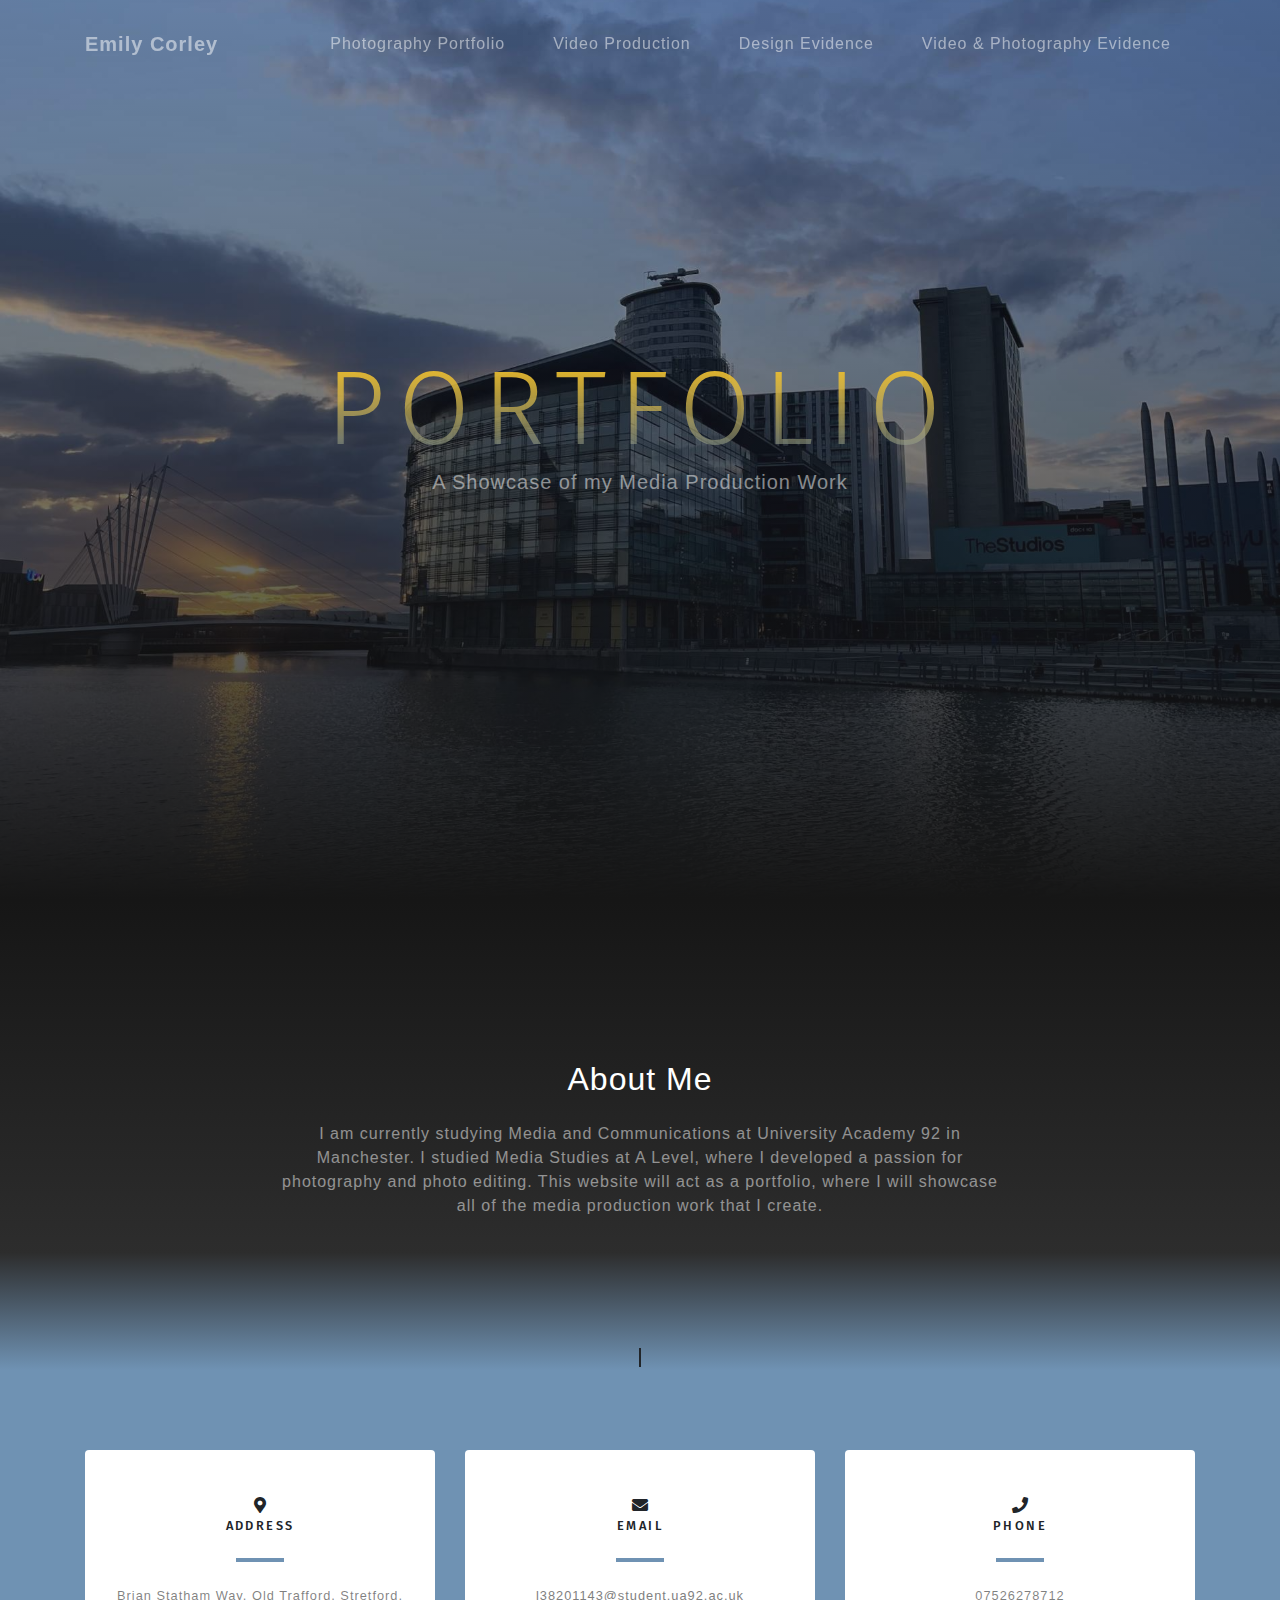
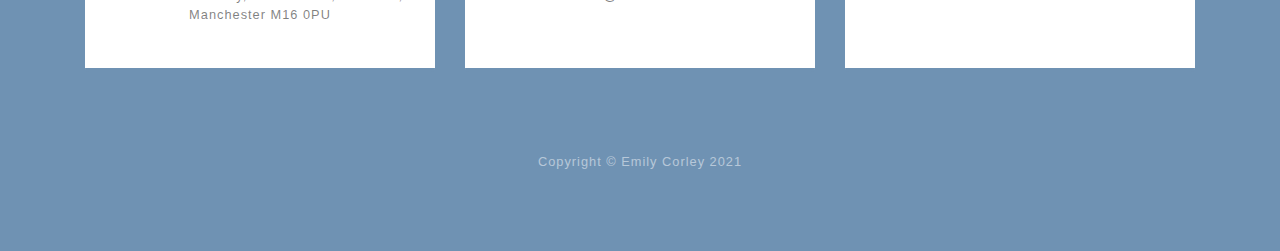
<file: index.html>
<!DOCTYPE html>
<html lang="en">

<head>

  <meta charset="utf-8">
  <meta name="viewport" content="width=device-width, initial-scale=1, shrink-to-fit=no">
  <meta name="description" content="">
  <meta name="author" content="">

  <title>Home Page - Emily Corley</title>

  <!-- Bootstrap core CSS -->
  <link href="vendor/bootstrap/css/bootstrap.min.css" rel="stylesheet">

  <!-- Custom fonts for this template -->
  <link href="vendor/fontawesome-free/css/all.min.css" rel="stylesheet">
  <link href="https://fonts.googleapis.com/css?family=Varela+Round" rel="stylesheet">
  <link href="https://fonts.googleapis.com/css?family=Nunito:200,200i,300,300i,400,400i,600,600i,700,700i,800,800i,900,900i" rel="stylesheet">
<link href="https://fonts.googleapis.com/css2?family=Fira+Sans&display=swap" rel="stylesheet">

  <!-- Custom styles for this template -->
  <link href="css/grayscale.css" rel="stylesheet">

</head>

<body id="page-top">

  <!-- Navigation -->
  <nav class="navbar navbar-expand-lg navbar-light fixed-top" id="mainNav">
    <div class="container">
      <a class="navbar-brand" href="index.html">Emily Corley</a>
      <button class="navbar-toggler navbar-toggler-right" type="button" data-toggle="collapse" data-target="#navbarResponsive" aria-controls="navbarResponsive" aria-expanded="false" aria-label="Toggle navigation">
        Menu
        <i class="fas fa-bars"></i>
      </button>
      <div class="collapse navbar-collapse" id="navbarResponsive">
        <ul class="navbar-nav ml-auto">
          <li class="nav-item">
            <a class="nav-link" href="photography-portfolio.html">Photography Portfolio</a>
          </li>
          <li class="nav-item">
            <a class="nav-link" href="video-production.html">Video Production</a>
          </li>
          <li class="nav-item">
            <a class="nav-link" href="design-evidence.html">Design Evidence</a>
          </li>
          <li class="nav-item">
            <a class="nav-link" href="video-photography-evidence.html">Video & Photography Evidence</a>
          </li>
        </ul>
      </div>
    </div>
  </nav>

  <!-- Header -->
  <header class="masthead">
    <div class="container d-flex h-100 align-items-center">
      <div class="mx-auto text-center">
        <h1 class="mx-auto my-0 text-uppercase">Portfolio</h1>
        <h2 class="text-white-50 mx-auto mt-2 mb-5">A Showcase of my Media Production Work</h2>
      </div>
    </div>
  </header>

  <!-- About Section -->
  <section id="about" class="about-section text-center">
    <div class="container">
      <div class="row">
        <div class="col-lg-8 mx-auto">
          <h2 class="text-white mb-4">About Me</h2>
          <p class="text-white-50">I am currently studying Media and Communications at University Academy 92 in Manchester. I studied Media Studies at A Level, where I developed a passion for photography and photo editing. This website will act as a portfolio, where I will showcase all of the media production work that I create. </p>
        </div>
      </div>

    <div class="container mt-5">
      <object data="https://www.openstreetmap.org/export/embed.html?bbox=-2.2910678386688237%2C53.45626268016216%2C-2.279094457626343%2C53.46010828541278&amp;layer=mapnik&amp;marker=53.458185526323135%2C-2.285081148147583
" border="1" width="100%" height="350">
</object>
</div>
    </div>
  </section>


  <!-- Contact Section -->
  <section class="contact-section bg-black">
    <div class="container">

      <div class="row">

        <div class="col-md-4 mb-3 mb-md-0">
          <div class="card py-4 h-100">
            <div class="card-body text-center">
              <i class="fas fa-map-marker-alt"></i>
              <h4 class="text-uppercase m-0">Address</h4>
              <hr class="my-4">
              <div class="small text-black-50">Brian Statham Way, Old Trafford, Stretford, Manchester M16 0PU</div>
            </div>
          </div>
        </div>

        <div class="col-md-4 mb-3 mb-md-0">
          <div class="card py-4 h-100">
            <div class="card-body text-center">
              <i class="fas fa-envelope"></i>
              <h4 class="text-uppercase m-0">Email</h4>
              <hr class="my-4">
              <div class="small text-black-50">
                <a href="#">l38201143@student.ua92.ac.uk</a>
              </div>
            </div>
          </div>
        </div>

        <div class="col-md-4 mb-3 mb-md-0">
          <div class="card py-4 h-100">
            <div class="card-body text-center">
              <i class="fas fa-phone"></i>
              <h4 class="text-uppercase m-0">Phone</h4>
              <hr class="my-4">
              <div class="small text-black-50">07526278712</div>
            </div>
          </div>
        </div>
      </div>


      </div>

    </div>
  </section>

  <!-- Footer -->
  <footer class="bg-black small text-center text-white-50">
    <div class="container">
      Copyright &copy; Emily Corley 2021
    </div>
  </footer>

  <!-- Bootstrap core JavaScript -->
  <script src="vendor/jquery/jquery.min.js"></script>
  <script src="vendor/bootstrap/js/bootstrap.bundle.min.js"></script>

  <!-- Plugin JavaScript -->
  <script src="vendor/jquery-easing/jquery.easing.min.js"></script>

  <!-- Custom scripts for this template -->
  <script src="js/grayscale.min.js"></script>

</body>

</html>
</file>
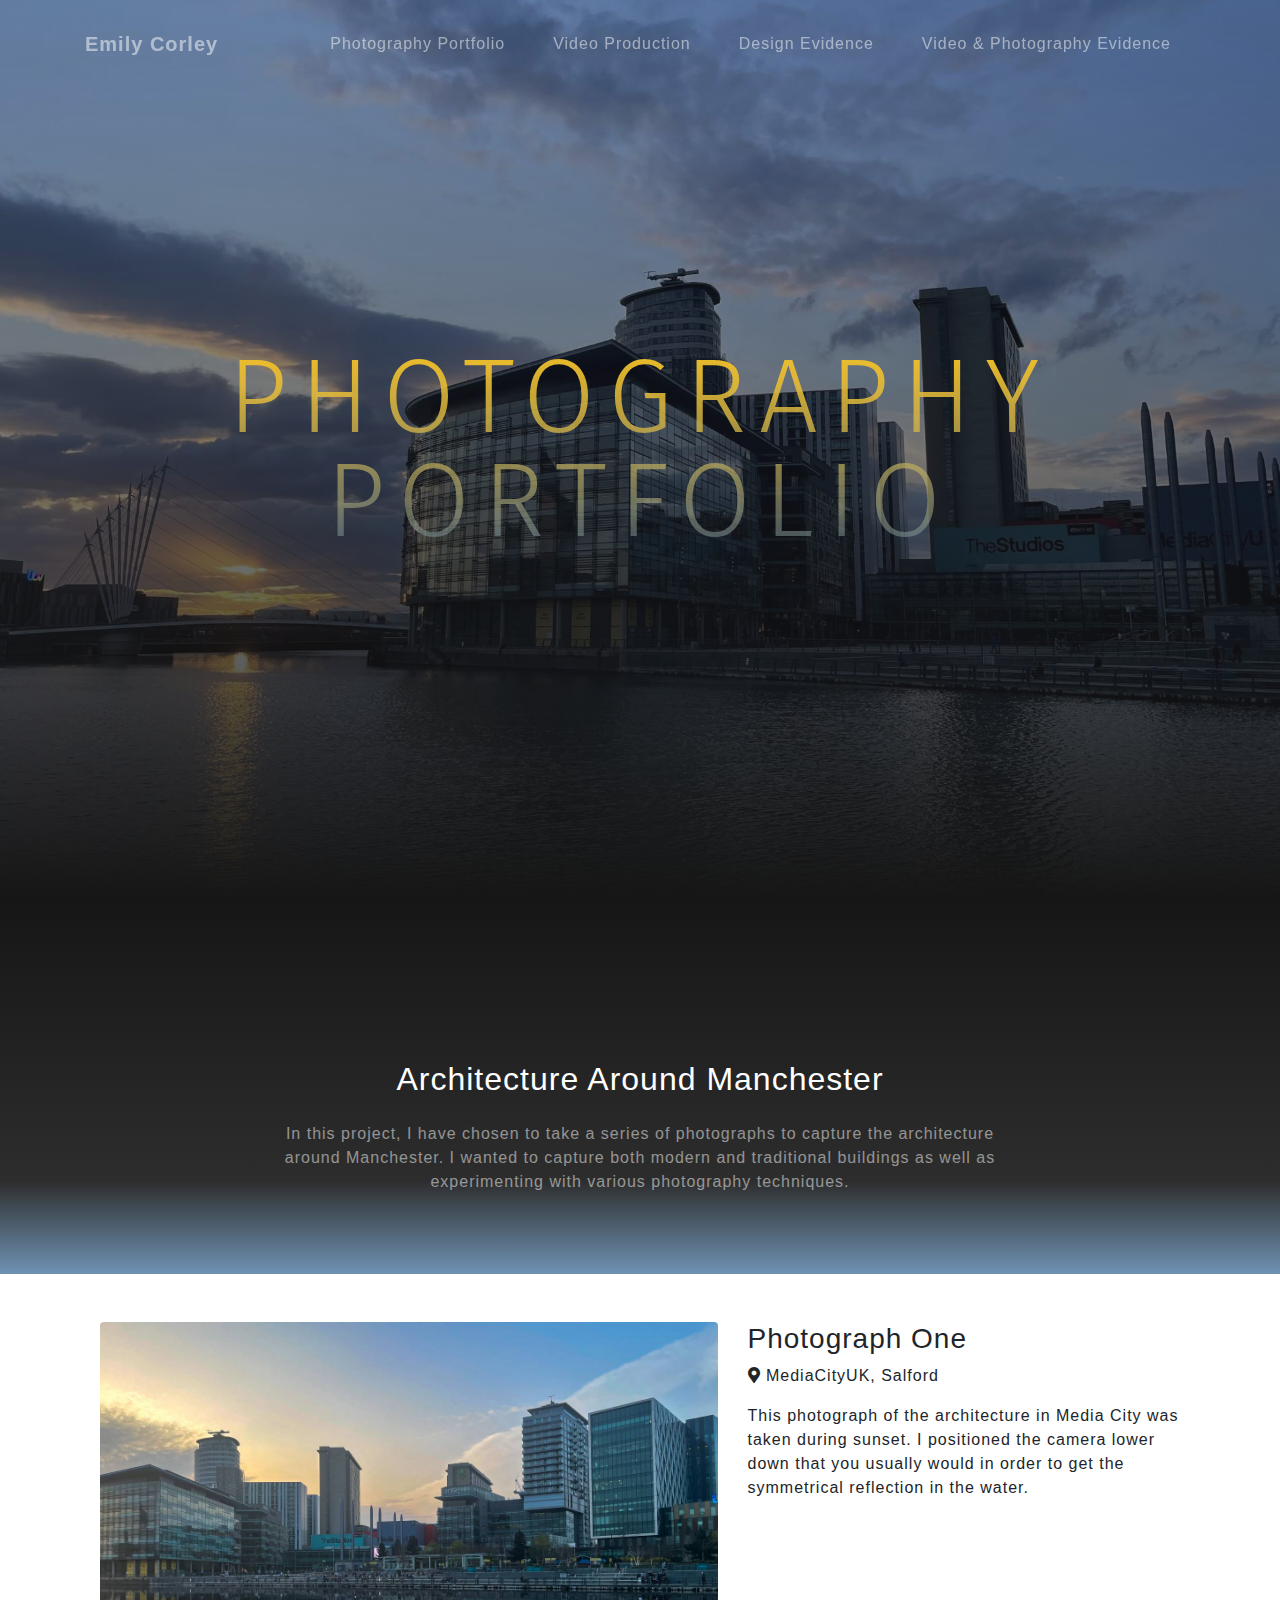
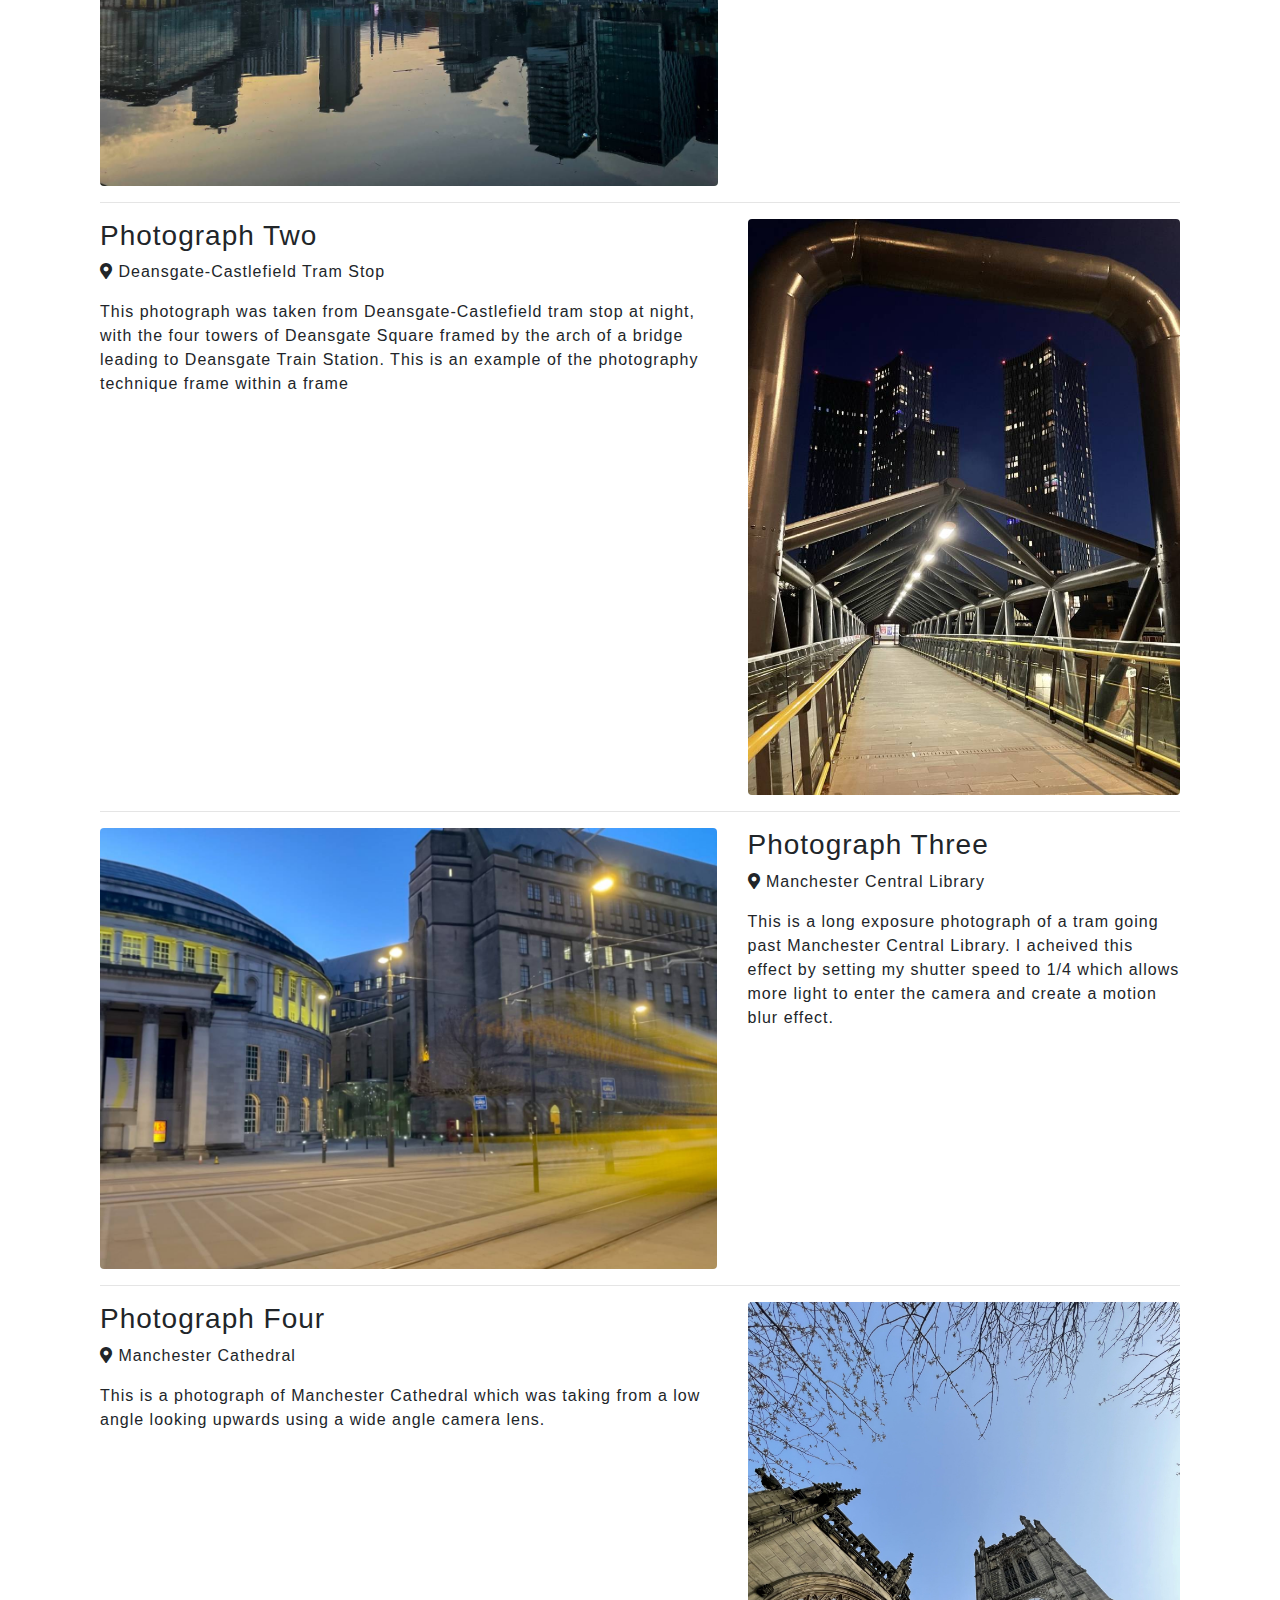
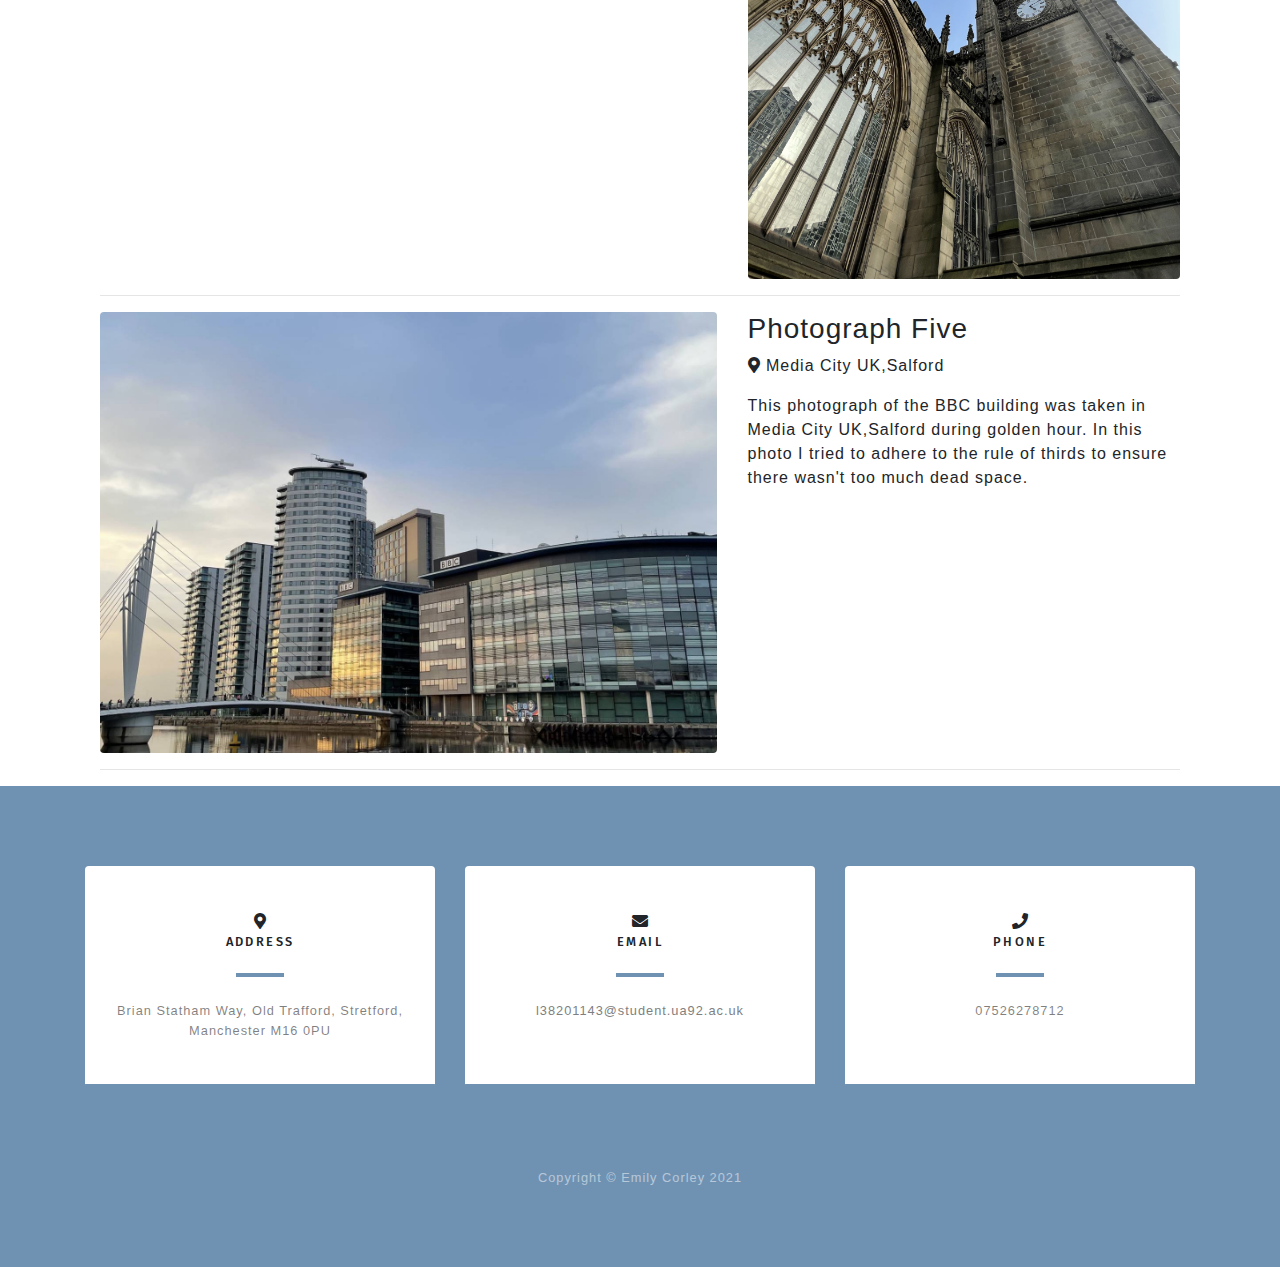
<file: photography-portfolio.html>
<!DOCTYPE html>
<html lang="en">

<head>

  <meta charset="utf-8">
  <meta name="viewport" content="width=device-width, initial-scale=1, shrink-to-fit=no">
  <meta name="description" content="">
  <meta name="author" content="">

  <title>Photography Portfolio - Emily Corley</title>

  <!-- Bootstrap core CSS -->
  <link href="vendor/bootstrap/css/bootstrap.min.css" rel="stylesheet">

  <!-- Custom fonts for this template -->
  <link href="vendor/fontawesome-free/css/all.min.css" rel="stylesheet">
  <link href="https://fonts.googleapis.com/css?family=Varela+Round" rel="stylesheet">
  <link href="https://fonts.googleapis.com/css?family=Nunito:200,200i,300,300i,400,400i,600,600i,700,700i,800,800i,900,900i" rel="stylesheet">
  <link href="https://fonts.googleapis.com/css2?family=Fira+Sans&display=swap" rel="stylesheet">

  <!-- Custom styles for this template -->
  <link href="css/grayscale.css" rel="stylesheet">

</head>

<body id="page-top">

  <!-- Navigation -->
  <nav class="navbar navbar-expand-lg navbar-light fixed-top" id="mainNav">
    <div class="container">
      <a class="navbar-brand" href="index.html">Emily Corley</a>
      <button class="navbar-toggler navbar-toggler-right" type="button" data-toggle="collapse" data-target="#navbarResponsive" aria-controls="navbarResponsive" aria-expanded="false" aria-label="Toggle navigation">
        Menu
        <i class="fas fa-bars"></i>
      </button>
      <div class="collapse navbar-collapse" id="navbarResponsive">
        <ul class="navbar-nav ml-auto">
          <li class="nav-item">
            <a class="nav-link" href="photography-portfolio.html">Photography Portfolio</a>
          </li>
          <li class="nav-item">
            <a class="nav-link" href="video-production.html">Video Production</a>
          </li>
          <li class="nav-item">
            <a class="nav-link" href="design-evidence.html">Design Evidence</a>
          </li>
          <li class="nav-item">
            <a class="nav-link" href="video-photography-evidence.html">Video & Photography Evidence</a>
          </li>
        </ul>
      </div>
    </div>
  </nav>

  <!-- Header -->
  <header class="masthead">
    <div class="container d-flex h-100 align-items-center">
      <div class="mx-auto text-center">
        <h1 class="mx-auto my-0 text-uppercase">Photography Portfolio</h1>

      </div>
    </div>
  </header>

  <!-- About Section -->
  <section id="about" class="about-section text-center">
    <div class="container">
      <div class="row">
        <div class="col-lg-8 mx-auto">
          <h2 class="text-white mb-4">Architecture Around Manchester </h2>
          <p class="text-white-50">In this project, I have chosen to take a series of photographs to capture the architecture around Manchester. I wanted to capture both modern and traditional buildings as well as experimenting with various photography techniques. </p>
        </div>
      </div>

    </div>
  </section>

  <!-- Projects Section -->

    <div class="container">


      <div class="container mt-5">


      <!-- Project One -->
      <div class="row">
        <div class="col-md-7">
            <img class="img-fluid rounded mb-3 mb-md-0" src="img/sunset-reflection-media-city.jpg" alt="A landscape photograph of the buildings in Media City, Salford at sunset and the view is reflected in the water.">
        </div>
        <div class="col-md-5">
          <h3>Photograph One</h3>
          <p><i class="fas fa-map-marker-alt"></i> MediaCityUK, Salford</p>
          <p>This photograph of the architecture in Media City was taken during sunset. I positioned the camera lower down that you usually would in order to get the symmetrical reflection in the water.</p>
        </div>
      </div>
      <!-- /.row -->

      <hr>

      <!-- Project Two -->
      <div class="row">

        <div class="col-md-7">
          <h3>Photograph Two</h3>
          <p><i class="fas fa-map-marker-alt"></i> Deansgate-Castlefield Tram Stop</p>
          <p>This photograph was taken from Deansgate-Castlefield tram stop at night, with the four towers of Deansgate Square framed by the arch of a bridge leading to Deansgate Train Station. This is an example of the photography technique frame within a frame  </p>
        </div>
        <div class="col-md-5">
            <img class="img-fluid rounded mb-3 mb-md-0" src="img/night-at-deansgate-tram-stop.jpg" alt="A photograph taken at night of a bridge connecting Deansgate-Castlefield tram stop to Deansgate train station with the four towers of deansgate square in the background. ">
        </div>
      </div>
      <!-- /.row -->

      <hr>

      <!-- Project Three -->
      <div class="row">
        <div class="col-md-7">
            <img class="img-fluid rounded mb-3 mb-md-0" src="img/long-exposure-library-tram.jpg" alt="A long exposure photograph of a tram going past the Manchester Central Library causing a blurring effect.">
        </div>
        <div class="col-md-5">
          <h3>Photograph Three</h3>
          <p><i class="fas fa-map-marker-alt"></i> Manchester Central Library</p>
          <p>This is a long exposure photograph of a tram going past Manchester Central Library. I acheived this effect by setting my shutter speed to 1/4 which allows more light to enter the camera and create a motion blur effect. </p>
        </div>
      </div>
      <!-- /.row -->

      <hr>

      <!-- Project Four -->
      <div class="row">

        <div class="col-md-7">
          <h3>Photograph Four</h3>
          <p><i class="fas fa-map-marker-alt"></i> Manchester Cathedral</p>
          <p>This is a  photograph of Manchester Cathedral which was taking from a low angle looking upwards using a wide angle camera lens.</p>
        </div>
        <div class="col-md-5">
            <img class="img-fluid rounded mb-3 mb-md-0" src="img/low-wide-angle-cathedral.jpg" alt="This is a low and wide angle photograph of Manchester Catherdral. ">
        </div>
      </div>
      <!-- /.row -->

      <hr>

      <!-- Project Five -->
      <div class="row">
        <div class="col-md-7">
            <img class="img-fluid rounded mb-3 mb-md-0" src="img/bbc-building-and-bridge-landscape.jpg" alt="The BBC building and the Media City footbridge during golden hour.">
        </div>
        <div class="col-md-5">
          <h3>Photograph Five</h3>
          <p><i class="fas fa-map-marker-alt"></i> Media City UK,Salford</p>
          <p>This photograph of the BBC building was taken in Media City UK,Salford during golden hour. In this photo I tried to adhere to the rule of thirds to ensure there wasn't too much dead space.</p>
        </div>
      </div>
      <!-- /.row -->

  <hr>

    </div>
    <!-- /.container -->

      <!-- Featured Project Row -->


      <!-- Project One Row -->


      <!-- Project Two Row -->

              </div>
            </div>
          </div>
        </div>
      </div>

    </div>
  </section>


  <!-- Contact Section -->
  <section class="contact-section bg-black">
    <div class="container">

      <div class="row">

        <div class="col-md-4 mb-3 mb-md-0">
          <div class="card py-4 h-100">
            <div class="card-body text-center">
            <i class="fas fa-map-marker-alt"></i>
              <h4 class="text-uppercase m-0">Address</h4>
              <hr class="my-4">
              <div class="small text-black-50">Brian Statham Way, Old Trafford, Stretford, Manchester M16 0PU</div>
            </div>
          </div>
        </div>

        <div class="col-md-4 mb-3 mb-md-0">
          <div class="card py-4 h-100">
            <div class="card-body text-center">
              <i class="fas fa-envelope"></i>
              <h4 class="text-uppercase m-0">Email</h4>
              <hr class="my-4">
              <div class="small text-black-50">
                <a href="#">l38201143@student.ua92.ac.uk</a>
              </div>
            </div>
          </div>
        </div>

        <div class="col-md-4 mb-3 mb-md-0">
          <div class="card py-4 h-100">
            <div class="card-body text-center">
              <i class="fas fa-phone"></i>
              <h4 class="text-uppercase m-0">Phone</h4>
              <hr class="my-4">
              <div class="small text-black-50">07526278712</div>
            </div>
          </div>
        </div>
      </div>



    </div>
  </section>

  <!-- Footer -->
  <footer class="bg-black small text-center text-white-50">
    <div class="container">
      Copyright &copy; Emily Corley 2021
    </div>
  </footer>

  <!-- Bootstrap core JavaScript -->
  <script src="vendor/jquery/jquery.min.js"></script>
  <script src="vendor/bootstrap/js/bootstrap.bundle.min.js"></script>

  <!-- Plugin JavaScript -->
  <script src="vendor/jquery-easing/jquery.easing.min.js"></script>

  <!-- Custom scripts for this template -->
  <script src="js/grayscale.min.js"></script>

</body>

</html>
</file>
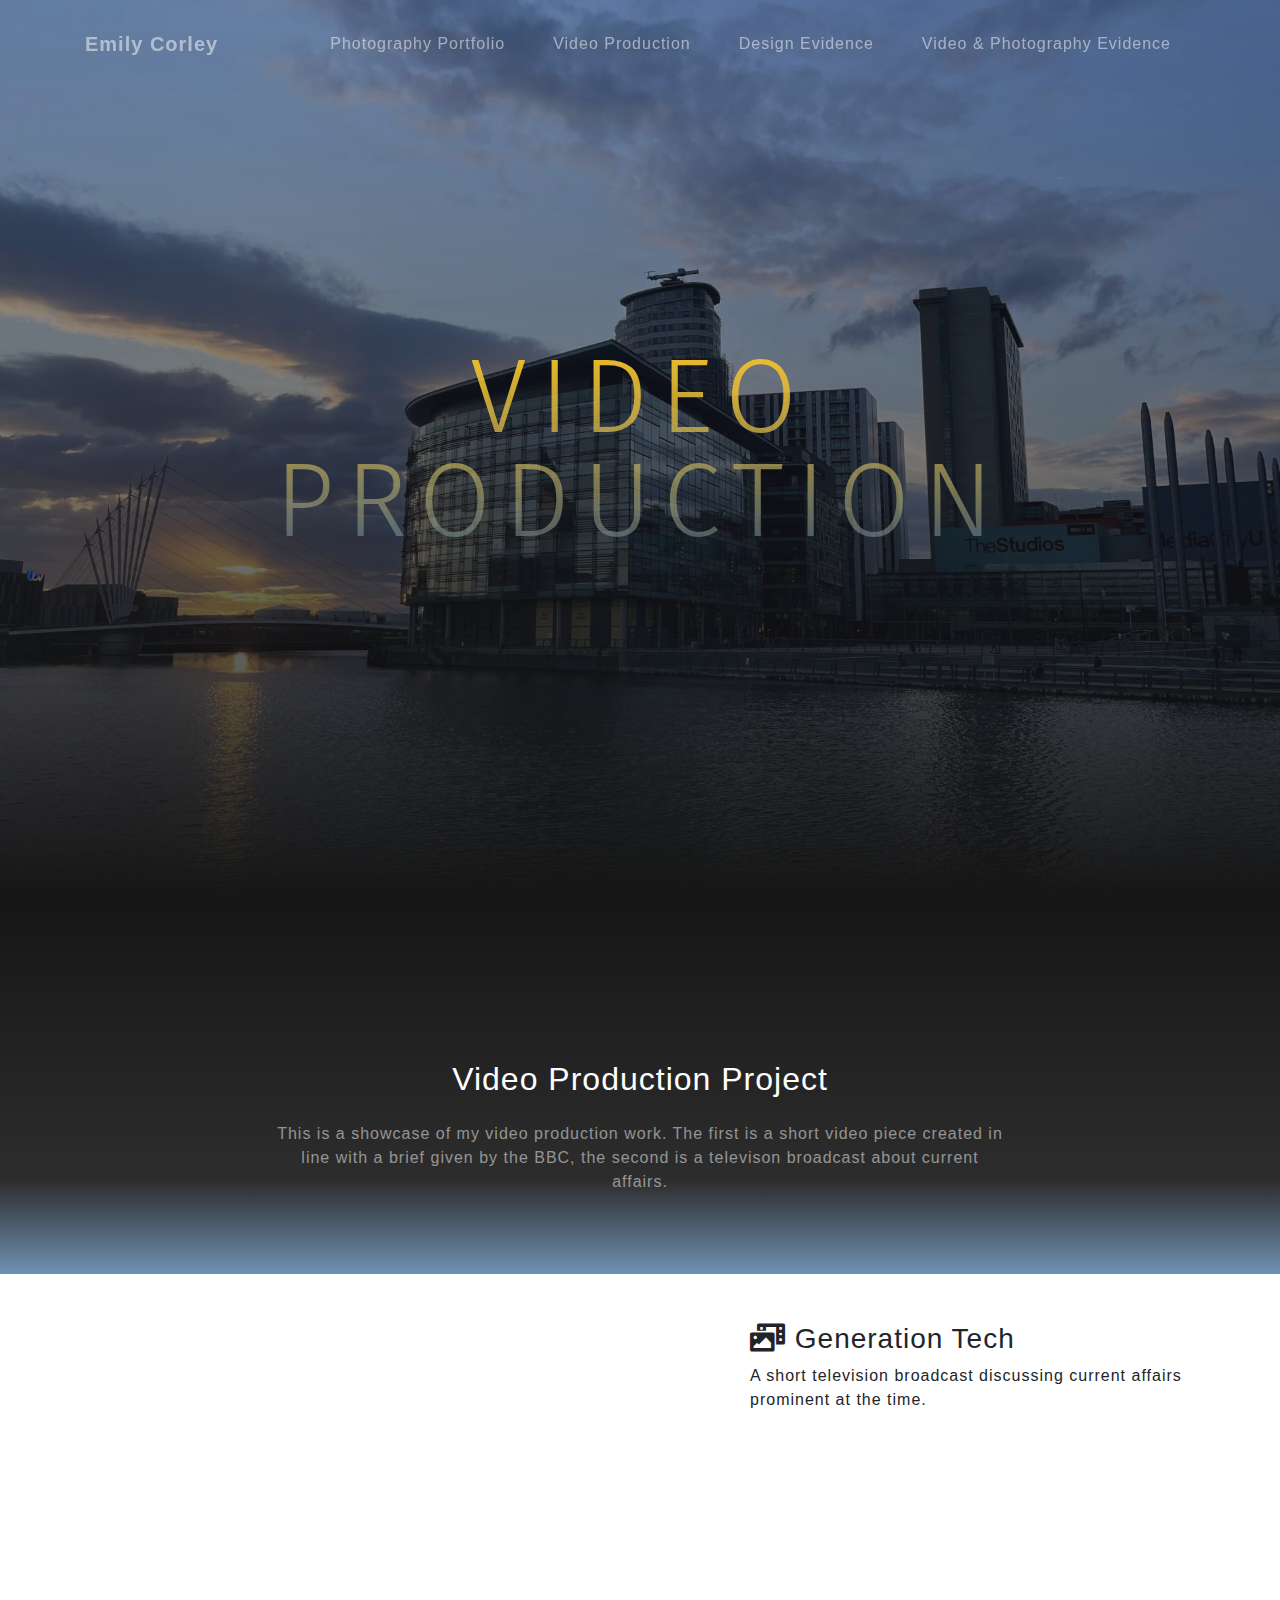
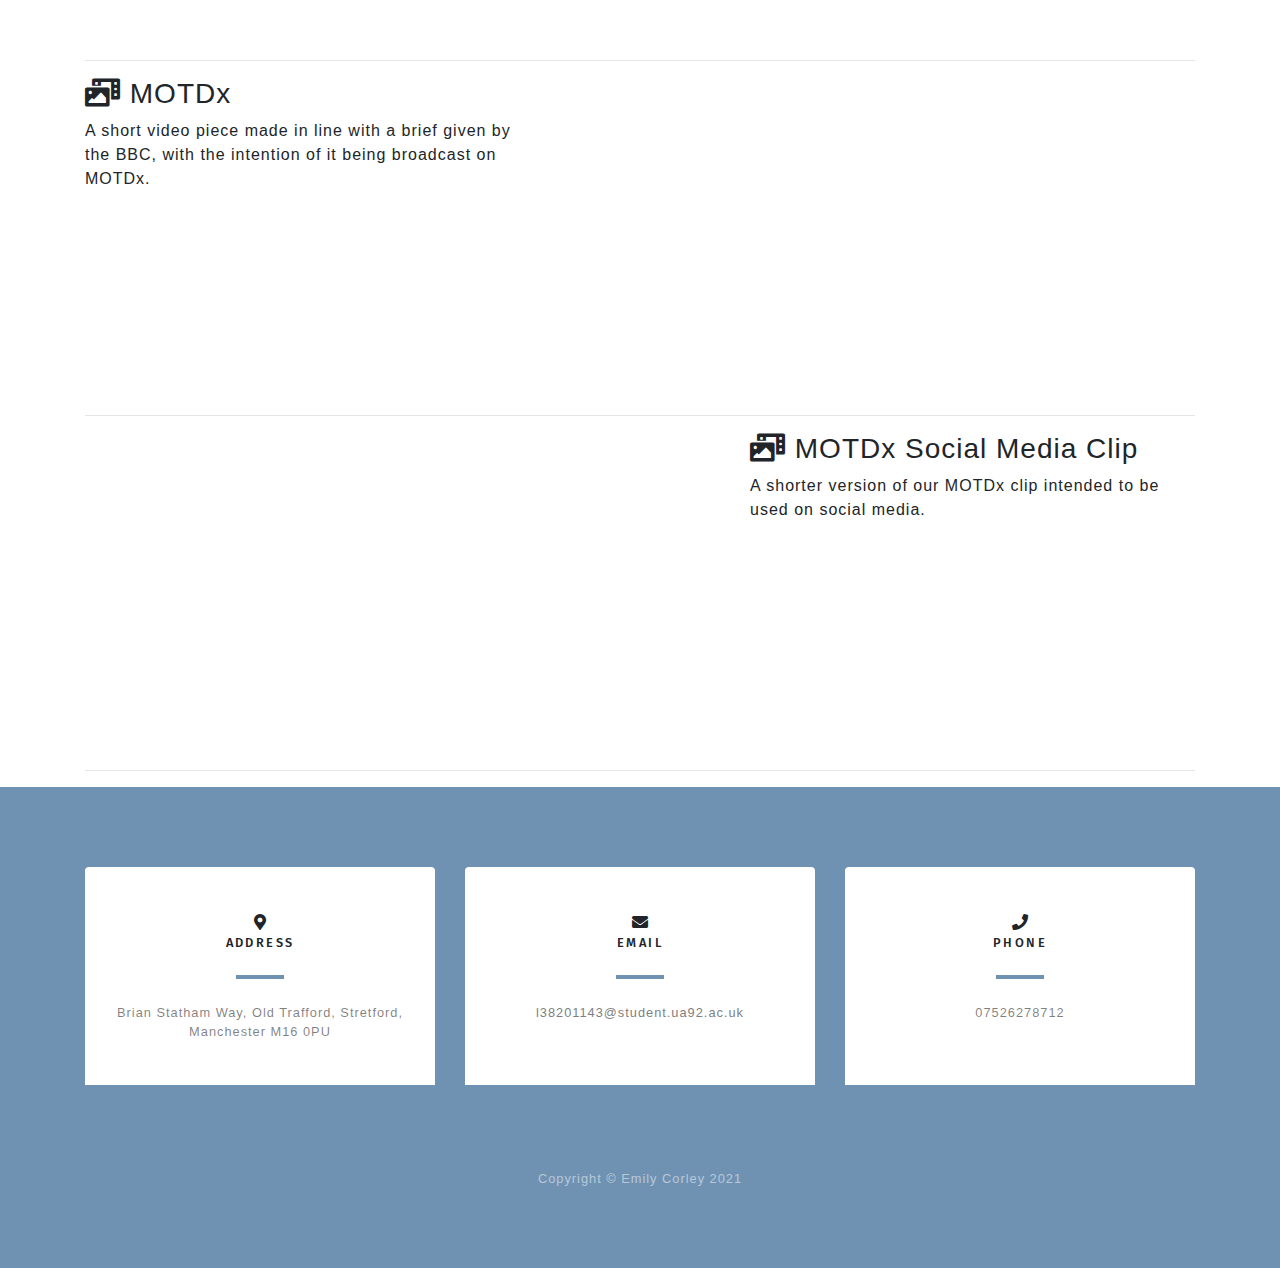
<file: video-production.html>
<!DOCTYPE html>
<html lang="en">

<head>

  <meta charset="utf-8">
  <meta name="viewport" content="width=device-width, initial-scale=1, shrink-to-fit=no">
  <meta name="description" content="">
  <meta name="author" content="">

  <title>Video Production - Emily Corley</title>

  <!-- Bootstrap core CSS -->
  <link href="vendor/bootstrap/css/bootstrap.min.css" rel="stylesheet">

  <!-- Custom fonts for this template -->
  <link href="vendor/fontawesome-free/css/all.min.css" rel="stylesheet">
  <link href="https://fonts.googleapis.com/css?family=Varela+Round" rel="stylesheet">
  <link href="https://fonts.googleapis.com/css?family=Nunito:200,200i,300,300i,400,400i,600,600i,700,700i,800,800i,900,900i" rel="stylesheet">
  <link href="https://fonts.googleapis.com/css2?family=Fira+Sans&display=swap" rel="stylesheet">

  <!-- Custom styles for this template -->
  <link href="css/grayscale.css" rel="stylesheet">

</head>

<body id="page-top">

  <!-- Navigation -->
  <nav class="navbar navbar-expand-lg navbar-light fixed-top" id="mainNav">
    <div class="container">
      <a class="navbar-brand" href="index.html">Emily Corley</a>
      <button class="navbar-toggler navbar-toggler-right" type="button" data-toggle="collapse" data-target="#navbarResponsive" aria-controls="navbarResponsive" aria-expanded="false" aria-label="Toggle navigation">
        Menu
        <i class="fas fa-bars"></i>
      </button>
      <div class="collapse navbar-collapse" id="navbarResponsive">
        <ul class="navbar-nav ml-auto">
          <li class="nav-item">
            <a class="nav-link" href="photography-portfolio.html">Photography Portfolio</a>
          </li>
          <li class="nav-item">
            <a class="nav-link" href="video-production.html">Video Production</a>
          </li>
          <li class="nav-item">
            <a class="nav-link" href="design-evidence.html">Design Evidence</a>
          </li>
          <li class="nav-item">
            <a class="nav-link" href="video-photography-evidence.html">Video & Photography Evidence</a>
          </li>
        </ul>
      </div>
    </div>
  </nav>

  <!-- Header -->
  <header class="masthead">
    <div class="container d-flex h-100 align-items-center">
      <div class="mx-auto text-center">
        <h1 class="mx-auto my-0 text-uppercase">Video Production</h1>
      </div>
    </div>
  </header>

  <!-- About Section -->
  <section id="about" class="about-section text-center">
    <div class="container">
      <div class="row">
        <div class="col-lg-8 mx-auto">
          <h2 class="text-white mb-4">Video Production Project</h2>
          <p class="text-white-50">This is a showcase of my video production work. The first is a short video piece created in line with a brief given by the BBC, the second is a televison broadcast about current affairs. </p>
        </div>
      </div>
    </div>
  </section>


      <!-- Featured Project Row -->



        <!-- Page Heading -->
  <div class="container mt-5">
        <!-- /.row -->

      </div>
      <!-- /.container -->
      <!-- Page Content -->
          <div class="container">

            <!-- Project One -->
            <div class="row">
              <div class="col-md-7">
                <iframe width="560" height="315" src="https://www.youtube.com/embed/HtKXeeAdxvI" title="YouTube video player" frameborder="0" allow="accelerometer; autoplay; clipboard-write; encrypted-media; gyroscope; picture-in-picture" allowfullscreen></iframe>
    </div>
              <div class="col-md-5">
                <h3><i class="fas fa-photo-video"></i> Generation Tech</h3>
                <p>A short television broadcast discussing current affairs prominent at the time.</p>
              </div>
            </div>
            <!-- /.row -->

            <hr>

            <!-- Project Five -->
            <div class="row">

              <div class="col-md-5">
                <h3><i class="fas fa-photo-video"></i> MOTDx</h3>
                <p>A short video piece made in line with a brief given by the BBC, with the intention of it being broadcast on MOTDx.</p>
              </div>
              <div class="col-md-7">
                <iframe width="560" height="315" src="https://www.youtube.com/embed/5z4NzOljuy0" title="YouTube video player" frameborder="0" allow="accelerometer; autoplay; clipboard-write; encrypted-media; gyroscope; picture-in-picture" allowfullscreen></iframe>
              </div>
            </div>
            <!-- /.row -->
                <hr>
            <!-- Project One -->
            <div class="row">
              <div class="col-md-7">
                <iframe width="560" height="315" src="https://www.youtube.com/embed/-aQ0T_wHG7w" title="YouTube video player" frameborder="0" allow="accelerometer; autoplay; clipboard-write; encrypted-media; gyroscope; picture-in-picture" allowfullscreen></iframe>
    </div>
              <div class="col-md-5">
                <h3><i class="fas fa-photo-video"></i> MOTDx Social Media Clip</h3>
                <p>A shorter version of our MOTDx clip intended to be used on social media.</p>
              </div>
            </div>
            <!-- /.row -->

        <hr>

          </div>
          <!-- /.container -->


  <!-- Contact Section -->
  <section class="contact-section bg-black">
    <div class="container">

      <div class="row">

        <div class="col-md-4 mb-3 mb-md-0">
          <div class="card py-4 h-100">
            <div class="card-body text-center">
            <i class="fas fa-map-marker-alt"></i>
              <h4 class="text-uppercase m-0">Address</h4>
              <hr class="my-4">
              <div class="small text-black-50">Brian Statham Way, Old Trafford, Stretford, Manchester M16 0PU</div>
            </div>
          </div>
        </div>

        <div class="col-md-4 mb-3 mb-md-0">
          <div class="card py-4 h-100">
            <div class="card-body text-center">
              <i class="fas fa-envelope"></i>
              <h4 class="text-uppercase m-0">Email</h4>
              <hr class="my-4">
              <div class="small text-black-50">
                <a href="#">l38201143@student.ua92.ac.uk</a>
              </div>
            </div>
          </div>
        </div>

        <div class="col-md-4 mb-3 mb-md-0">
          <div class="card py-4 h-100">
            <div class="card-body text-center">
                <i class="fas fa-phone"></i>
              <h4 class="text-uppercase m-0">Phone</h4>
              <hr class="my-4">
              <div class="small text-black-50">07526278712</div>
            </div>
          </div>
        </div>
      </div>



    </div>
  </section>

  <!-- Footer -->
  <footer class="bg-black small text-center text-white-50">
    <div class="container">
      Copyright &copy; Emily Corley 2021
    </div>
  </footer>

  <!-- Bootstrap core JavaScript -->
  <script src="vendor/jquery/jquery.min.js"></script>
  <script src="vendor/bootstrap/js/bootstrap.bundle.min.js"></script>

  <!-- Plugin JavaScript -->
  <script src="vendor/jquery-easing/jquery.easing.min.js"></script>

  <!-- Custom scripts for this template -->
  <script src="js/grayscale.min.js"></script>

</body>

</html>
</file>
<file: css/grayscale.css>
/*!
 * Start Bootstrap - Grayscale v5.0.9 (https://startbootstrap.com/template-overviews/grayscale)
 * Copyright 2013-2019 Start Bootstrap
 * Licensed under MIT (https://github.com/BlackrockDigital/startbootstrap-grayscale/blob/master/LICENSE)
 */
 .carousel-colour {
   background-color: #000000 !important;
   padding: 1.2rem;
   margin: 1.8rem;
 }
 
#mainNav {
  min-height: 56px;
  background-color: #fff;
}

#mainNav .navbar-toggler {
  font-size: 80%;
  padding: 0.75rem;
  color: #6f92b3;
  border: 1px solid #6f92b3;
}

#mainNav .navbar-toggler:focus {
  outline: none;
}

#mainNav .navbar-brand {
  color: #6f92b3;
  font-weight: 700;
  padding: .9rem 0;
}

#mainNav .navbar-nav .nav-item:hover {
  color: fade(white, 80%);
  outline: none;
  background-color: transparent;
}

#mainNav .navbar-nav .nav-item:active, #mainNav .navbar-nav .nav-item:focus {
  outline: none;
  background-color: transparent;
}

@media (min-width: 992px) {
  #mainNav {
    padding-top: 0;
    padding-bottom: 0;
    border-bottom: none;
    background-color: transparent;
    transition: background-color 0.3s ease-in-out;
  }
  #mainNav .navbar-brand {
    padding: .5rem 0;
    color: rgba(255, 255, 255, 0.5);
  }
  #mainNav .nav-link {
    transition: none;
    padding: 2rem 1.5rem;
    color: rgba(255, 255, 255, 0.5);
  }
  #mainNav .nav-link:hover {
    color: rgba(255, 255, 255, 0.75);
  }
  #mainNav .nav-link:active {
    color: white;
  }
  #mainNav.navbar-shrink {
    background-color: #fff;
  }
  #mainNav.navbar-shrink .navbar-brand {
    color: #6f92b3;
  }
  #mainNav.navbar-shrink .nav-link {
    color: #6f92b3;
    padding: 1.5rem 1.5rem 1.25rem;
    border-bottom: 0.25rem solid transparent;
  }
  #mainNav.navbar-shrink .nav-link:hover {
    color: #6f92b3;
  }
  #mainNav.navbar-shrink .nav-link:active {
    color: #6f92b3;
  }
  #mainNav.navbar-shrink .nav-link.active {
    color: #6f92b3;
    outline: none;
    border-bottom: 0.25rem solid #6f92b3;
  }
}

.masthead {
  position: relative;
  width: 100%;
  height: auto;
  min-height: 35rem;
  padding: 15rem 0;
  background: linear-gradient(to bottom, rgba(22, 22, 22, 0.3) 0%, rgba(22, 22, 22, 0.7) 75%, #161616 100%), url("../img/landscape-image-of-sunset-over-media-city.jpg");
  background-position: center;
  background-repeat: no-repeat;
  background-attachment: scroll;
  background-size: cover;
}

.masthead h1 {
  font-family: 'Fira Sans', sans-serif;
  font-size: 2.5rem;
  font-weight: 300;
  line-height: 2.5rem;
  letter-spacing: 0.8rem;
  background: -webkit-linear-gradient(#f3c027, rgb(111 146 179 / 48%));
  -webkit-text-fill-color: transparent;
  -webkit-background-clip: text;
}

.masthead h2 {
  max-width: 20rem;
  font-size: 1rem;
}

@media (min-width: 768px) {
  .masthead h1 {
    font-size: 4rem;
    line-height: 4rem;
  }
}

@media (min-width: 992px) {
  .masthead {
    height: 100vh;
    padding: 0;
  }
  .masthead h1 {
    font-size: 6.5rem;
    line-height: 6.5rem;
    letter-spacing: 0.8rem;
  }
  .masthead h2 {
    max-width: 30rem;
    font-size: 1.25rem;
  }
}

.btn {
  box-shadow: 0 0.1875rem 0.1875rem 0 rgba(0, 0, 0, 0.1) !important;
  padding: 1.25rem 2rem;
  font-family: 'Fira Sans', sans-serif;
  font-size: 80%;
  text-transform: uppercase;
  letter-spacing: .15rem;
  border: 0;
}

.btn-primary {
  background-color: #6f92b3;
}

.btn-primary:hover {
  background-color: #4f837f;
}

.btn-primary:focus {
  background-color: #4f837f;
  color: white;
}

.btn-primary:active {
  background-color: #467370 !important;
}

.about-section {
  padding-top: 10rem;
  background: linear-gradient(to bottom, #161616 0%, rgba(22, 22, 22, 0.9) 75%, rgba(111 146 179) 100%);
}

.about-section p {
  margin-bottom: 5rem;
}

.projects-section {
  padding: 10rem 0;
}

.projects-section .featured-text {
  padding: 2rem;
}

@media (min-width: 992px) {
  .projects-section .featured-text {
    padding: 0 0 0 2rem;
    border-left: 0.5rem solid #6f92b3;
  }
}

.projects-section .project-text {
  padding: 3rem;
  font-size: 90%;
}

@media (min-width: 992px) {
  .projects-section .project-text {
    padding: 5rem;
  }
  .projects-section .project-text hr {
    border-color: #6f92b3;
    border-width: .25rem;
    width: 30%;
  }
}

.signup-section {
  padding: 10rem 0;
  background: linear-gradient(to bottom, rgba(22, 22, 22, 0.1) 0%, rgba(22, 22, 22, 0.5) 75%, #6f92b3 100%), url("../img/bg-signup.jpg");
  background-position: center;
  background-repeat: no-repeat;
  background-attachment: scroll;
  background-size: cover;
}

.signup-section .form-inline input {
  box-shadow: 0 0.1875rem 0.1875rem 0 rgba(0, 0, 0, 0.1) !important;
  padding: 1.25rem 2rem;
  height: auto;
  font-family: 'Fira Sans', sans-serif;
  font-size: 80%;
  text-transform: uppercase;
  letter-spacing: 0.15rem;
  border: 0;
}

.contact-section {
  padding: 5rem 0 0;
}

.contact-section .card {
  border: 0;
  border-bottom: 0.25rem solid #6f92b3;
}

.contact-section .card h4 {
  font-size: 0.8rem;
  font-family: 'Fira Sans', sans-serif;
  text-transform: uppercase;
  letter-spacing: 0.15rem;
}

.contact-section .card hr {
  border-color: #6f92b3;
  border-width: 0.25rem;
  width: 3rem;
}

.contact-section .social {
  margin-top: 5rem;
}

.contact-section .social a {
  text-align: center;
  height: 3rem;
  width: 3rem;
  background: rgba(255, 255, 255, 0.1);
  border-radius: 100%;
  line-height: 3rem;
  color: rgba(255, 255, 255, 0.3);
}

.contact-section .social a:hover {
  color: rgba(255, 255, 255, 0.5);
}

.contact-section .social a:active {
  color: #fff;
}

body {
  font-family: 'Fira Sans Condensed', sans-serif;
  letter-spacing: 0.0625em;
}

a {
  color: #7f7f7f
}

a:focus, a:hover {
  text-decoration: none;
  color: #7f7f7f
}

.bg-black {
  background-color: #6f92b3 !important;
}

.bg-primary {
  background-color: #6f92b3; !important;
}

.text-primary {
  color: #6f92b3; !important;
}

footer {
  padding: 5rem 0;
}

/* Carousel
------------------------- */

.carousel-item {
  height: 100vh;
  min-height: 350px;
  background: no-repeat center center scroll;
  -webkit-background-size: cover;
  -moz-background-size: cover;
  -o-background-size: cover;
  background-size: cover;
}

/* Carousel End
------------------------- */
</file>
